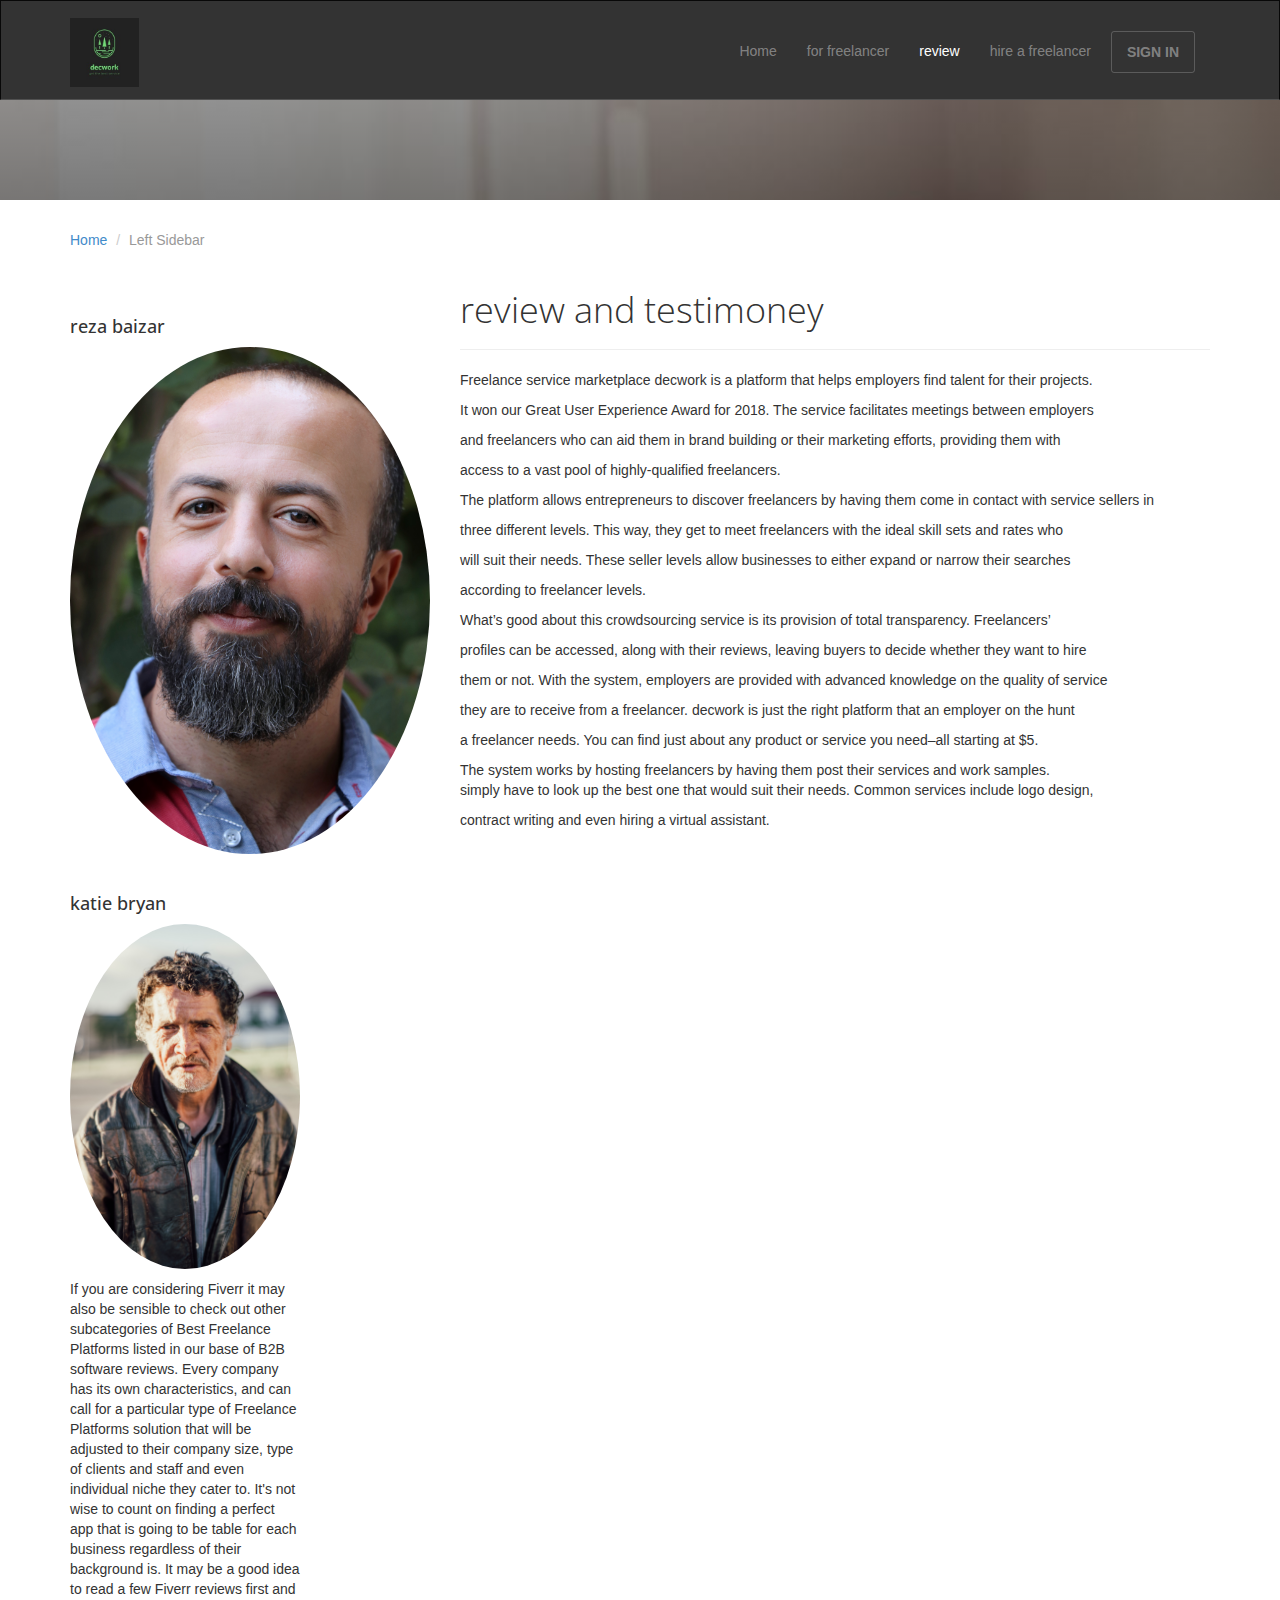
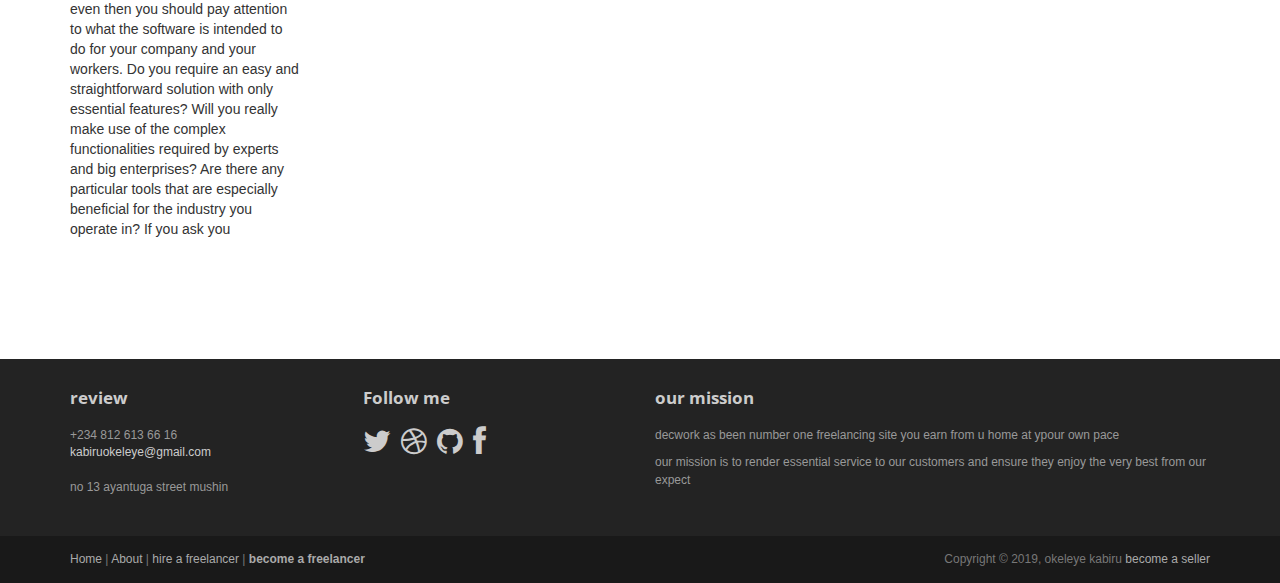
<file: Progressus/sidebar-left.html>
<!DOCTYPE html>
<html lang="en">
<head>
	<meta charset="utf-8">
	<meta name="viewport"    content="width=device-width, initial-scale=1.0">
	<meta name="description" content="">
	<meta name="author"      content="okeleye kabiru">
	
	<title>decwork freelance</title>

	<link rel="shortcut icon" href="assets/images/gt_favicon.png">
	
	<link rel="stylesheet" media="screen" href="http://fonts.googleapis.com/css?family=Open+Sans:300,400,700">
	<link rel="stylesheet" href="assets/css/bootstrap.min.css">
	<link rel="stylesheet" href="assets/css/font-awesome.min.css">

	<!-- Custom styles for our template -->
	<link rel="stylesheet" href="assets/css/bootstrap-theme.css" media="screen" >
	<link rel="stylesheet" href="assets/css/main.css">

	<!-- HTML5 shim and Respond.js IE8 support of HTML5 elements and media queries -->
	<!--[if lt IE 9]>
	<script src="assets/js/html5shiv.js"></script>
	<script src="assets/js/respond.min.js"></script>
	<![endif]-->
	<style>
	.let{
		border-radius: 50%;
	}
	</style>
</head>

<body>
	<!-- Fixed navbar -->
	<div class="navbar navbar-inverse navbar-top headroom" >
		<div class="container">
			<div class="navbar-header">
				<!-- Button for smallest screens -->
				<button type="button" class="navbar-toggle" data-toggle="collapse" data-target=".navbar-collapse"><span class="icon-bar"></span> <span class="icon-bar"></span> <span class="icon-bar"></span> </button>
				<a class="navbar-brand" href="index.html"><img src="Free_Sample_By_Wix.jfif" alt="decwork"></a>
			</div>
			<div class="navbar-collapse collapse">
				<ul class="nav navbar-nav pull-right">
					<li><a href="index.html">Home</a></li>
					<li><a href="about.html">for freelancer</a></li>
					<li class="active"><a href="sidebar-left.html">review</a></li>

					<li><a href="contact.html">hire a freelancer</a></li>
					<li><a class="btn" href="signin.html">SIGN IN</a></li>
				</ul>
			</div><!--/.nav-collapse -->
		</div>
	</div> 
	<!-- /.navbar -->

	<header id="head" class="secondary"></header>

	<!-- container -->
	<div class="container">
		
		<ol class="breadcrumb">
			<li><a href="index.html">Home</a></li>
			<li class="active">Left Sidebar</li>
		</ol>

		<div class="row">
			
			<!-- Sidebar -->
			<aside class="col-md-4 sidebar sidebar-left">

				<div class="row widget">
					<div class="col-xs-12">
					<!--umage--->
					</div>
				</div>
				<div class="row widget">
					<div class="col-xs-12">
						<h4>reza baizar</h4>
						<p><img src="assets/images/reza-biazar-eSjmZW97cH8-unsplash.jpg" class="let" alt=""></p>
					</div>
				</div>
				<div class="row widget">
					<div class="col-md-8 maincontent">
						<h4>katie  bryan</h4>
						<p><img src="assets/images/katie-moum-yXfdoI66AtQ-unsplash.jpg" alt="" class="let"></p>
						<p class="float-right">  
								If you are considering Fiverr it may also be sensible to check out other
								 subcategories of Best Freelance Platforms listed in our base of B2B software reviews.
								
								Every company has its own characteristics, and can call for a particular type of Freelance
								 Platforms solution that will be adjusted to their company size, type of clients and staff and even 
								 individual niche they cater to. It's not wise to count on finding a perfect app that is going to be 
								 table for each business regardless of their background is. It may be a good idea to read a few 
								 Fiverr reviews first and even then you should pay attention to what the software is intended
								  to do for your company and your workers. Do you require an easy and straightforward solution 
								  with only essential features? Will you really make use of the complex functionalities required 
								  by experts and big enterprises? Are there any particular
								 tools that are especially beneficial for the industry you operate in? If you ask you</p>
					</div>
				</div>

			</aside>
			<!-- /Sidebar -->

			<!-- Article main content -->
			<article class="col-md-8 maincontent">
				<header class="page-header">
					<h1 class="page-title">review and testimoney</h1>
				</header>
			<p>	Freelance service marketplace decwork is a platform that helps employers find talent for their projects.</p> 
				<p>It won our Great User Experience Award for 2018. The service facilitates meetings between employers</p> 
				<p>and freelancers who can aid them in brand building or their marketing efforts, providing them with</p>
				<p> access to a vast pool of highly-qualified freelancers.</p>

<p>The platform allows entrepreneurs to discover freelancers by having them come in contact with service sellers in</p>
 <p>three different levels. This way, they get to meet freelancers with the ideal skill sets and rates who </p>
<p> will suit their needs. These seller levels allow businesses to either expand or narrow their searches </p>
<p> according to freelancer levels.</p>

<p>What’s good about this  crowdsourcing service is its provision of total transparency. Freelancers’ </p>
<p>profiles can be accessed, along with their reviews, leaving buyers to decide whether they want to hire </p>
<p>them or not. With the system, employers are provided with advanced knowledge on the quality of service 
	</p><p>they are to receive from a freelancer.

decwork is just the right platform that an employer on the hunt </p>
<p> a freelancer needs. You can find
 just about any product or service you need–all starting at $5.</p> The system works by hosting freelancers 
 by having them post their services and work samples. <p> simply have to look up the best one that
  would suit their needs. Common services include logo design,</p><p>contract writing and even hiring a 
  virtual assistant.</p>
			</article>
			<!-- /Article -->

		</div>
	</div>	<!-- /container -->
	

	<footer id="footer" class="top-space">

		<div class="footer1">
			<div class="container">
				<div class="row">
					
					<div class="col-md-3 widget">
						<h3 class="widget-title">review</h3>
						<div class="widget-body">
							<p>+234 812 613 66 16<br>
								<a href="mailto:#">kabiruokeleye@gmail.com</a><br>
								<br>
								no 13 ayantuga street mushin
							</p>	
						</div>
					</div>

					<div class="col-md-3 widget">
						<h3 class="widget-title">Follow me</h3>
						<div class="widget-body">
							<p class="follow-me-icons">
								<a href=""><i class="fa fa-twitter fa-2"></i></a>
								<a href=""><i class="fa fa-dribbble fa-2"></i></a>
								<a href=""><i class="fa fa-github fa-2"></i></a>
								<a href=""><i class="fa fa-facebook fa-2"></i></a>
							</p>	
						</div>
					</div>

					<div class="col-md-6 widget">
						<h3 class="widget-title">our mission</h3>
						<div class="widget-body">
								<p>decwork as been number one freelancing  site you earn from u home at ypour own pace</p>
								<p>our mission is to render essential service to our customers and ensure they enjoy the very best from our expect </p>
						</div>
					</div>

				</div> <!-- /row of widgets -->
			</div>
		</div>

		<div class="footer2">
			<div class="container">
				<div class="row">
					
					<div class="col-md-6 widget">
						<div class="widget-body">
							<p class="simplenav">
								<a href="#">Home</a> | 
								<a href="about.html">About</a> |
								<a href="contact.html">hire a freelancer</a> |
								<b><a href="signup.html">become a freelancer</a></b>
							</p>
						</div>
					</div>

					<div class="col-md-6 widget">
						<div class="widget-body">
							<p class="text-right">
								Copyright &copy; 2019, okeleye kabiru <a href="#" rel="designer">become a seller</a> 
							</p>
						</div>
					</div>

				</div> <!-- /row of widgets -->
			</div>
		</div>
	</footer>	
		




	<!-- JavaScript libs are placed at the end of the document so the pages load faster -->

	<script
	src="https://code.jquery.com/jquery-3.4.1.min.js"
	integrity="sha256-CSXorXvZcTkaix6Yvo6HppcZGetbYMGWSFlBw8HfCJo="
	crossorigin="anonymous"></script>
	<script src="index.js"></script>
</body>
</html>
</file>
<file: Progressus/assets/css/main.css>
/* Header */
.navbar-brand > img{
	height: 69px;
    margin-top: -2rem !important;
}
.user_template .card{
	padding: 3rem;
	border: 1px solid #ddd;
	border-radius: 3px;
	-webkit-border-radius: 3px;
	-moz-border-radius: 3px;
	-ms-border-radius: 3px;
	-o-border-radius: 3px;
	margin-bottom: 1.3rem;

}
.user_template .card h4{
	font-size:20px;
	text-transform: capitalize;
}
.user_template img{
	height: 100px;
    width: 100px;
    border-radius: 50%;
    margin-bottom: 1rem;
}
#head {background: linear-gradient(#0000006e,#00000085), url(../images/bg_header.jpg) no-repeat; background-size: cover; min-height:520px; text-align: center; padding-top:240px; color:white; font-family:"Open sans", Helvetica, Arial; font-weight:300; }
#head.secondary { height:100px; min-height: 100px; padding-top:0px; }
	#head .lead { font-family:"Open sans", Helvetica, Arial; font-size:44px; margin-bottom:6px; color:white !important; line-height:1.15em; } 
	#head .tagline { color:rgba(255,255,255,0.75); margin-bottom:25px; }
		#head .tagline a { color:#fff; } 
	#head .btn { margin-bottom:10px;}
	#head .btn-default { text-shadow: none; background:transparent; color:rgba(255,255,255,.5); -webkit-box-shadow:inset 0px 0px 0px 3px rgba(255,255,255,.5); -moz-box-shadow:inset 0px 0px 0px 3px rgba(255,255,255,.5); box-shadow:inset 0px 0px 0px 3px rgba(255,255,255,.5); background: transparent; }
		#head .btn-default:hover,
		#head .btn-default:focus { color:rgba(255,255,255,.8); -webkit-box-shadow:inset 0px 0px 0px 3px rgba(255,255,255,.8); -moz-box-shadow:inset 0px 0px 0px 3px rgba(255,255,255,.8); box-shadow:inset 0px 0px 0px 3px rgba(255,255,255,.8); background: transparent; }
		#head .btn-default:active, 
		#head .btn-default.active { color:#fff; -webkit-box-shadow:inset 0px 0px 0px 3px #fff; -moz-box-shadow:inset 0px 0px 0px 3px #fff; box-shadow:inset 0px 0px 0px 3px #fff; background: transparent; }

@media (max-width: 767px) {
	#head { min-height:420px; padding-top:160px; }
	#head .lead { font-size: 34px; }
}


/* Autohide navbar */
.slideUp { top:-100px; }
.headroom { -webkit-transition: all 0.4s ease-out; -moz-transition: all 0.4s ease-out; -o-transition: all 0.4s ease-out; transition: all 0.4s ease-out; }


/* Highlights (in jumbotron in most cases) */
.highlight { margin-top:40px; }
	.h-caption { text-align: center; } 
	.h-caption i { display:block; font-size: 54px; color:#382526; margin-bottom:36px; }
	.h-caption h4 { color:#382526; font-size: 16px; font-weight: bold; margin-bottom:20px; }
	


/* Typography */
h1, h2, h3, h4, h5, h6 { font-family:"Open sans", Helvetica, Arial; }
h1, .h1, h2, .h2, h3, .h3 { margin-top:30px; } 
blockquote { font-style: italic; font-family: Georgia; color:#999; margin:30px 0 30px; }
label { color: #777; }
.thin { font-weight:300; }
.page-title { margin-top:20px; font-weight:300; }
.text-muted { color:#888; }
.breadcrumb { background:none; padding:0; margin:30px 0 0px 0; }
ul.list-spaces li{ margin-bottom:10px; }

/* Helpers */
.container-full { margin: 0 auto; width: 100%; }
.top-space { margin-top: 60px; }
.top-margin { margin-top:20px; }

img { max-width:100%; }
img.pull-right { margin-left: 10px; }
img.pull-left { margin-right: 10px; }
#map { width:100%; height:280px; }
#social { margin-top:50px; margin-bottom:50px; }
	#social .wrapper { width:340px; margin:0 auto; }

/* Main content block */

/* Sidebars */
.sidebar { padding-top:36px; padding-bottom:30px; }
	.sidebar .widget { margin-bottom:20px; }
	.sidebar h1, .sidebar .h1, .sidebar h2, .sidebar .h2, .sidebar h3, .sidebar .h3 { margin-top:20px; } 

/* Footer */
.footer1 { background: #232323; padding: 30px 0 0 0; font-size: 12px; color: #999; }
	.footer1 a { color: #ccc; }
		.footer1 a:hover {color: #fff; }
	.footer1 .widget { margin-bottom:30px; }		
	.footer1 .widget-title { font-size: 17px; font-weight: bold; color: #ccc; margin: 0 0 20px; }
	.footer1 .entry-meta { border-top: 1px solid #ccc; border-bottom: 1px solid #ccc; margin: 0 0 35px 0; padding: 2px 0; color: #888888; font-size: 12px; font-size: 0.75rem; }
		.footer1 .entry-meta a { color: #333333; }
		.footer1 .entry-meta .meta-in { border-top: 1px solid #ccc; border-bottom: 1px solid #ccc; padding: 10px 0; }
	.follow-me-icons { font-size:30px; }		
		.follow-me-icons i { float:left; margin:0 10px 0 0; }		

.footer2 { background: #191919; padding: 15px 0; color: #777; font-size: 12px; }
	.footer2 a { color: #aaa; }
		.footer2 a:hover { color: #fff; }
		.footer2 p { margin: 0; }

	.widget-simplenav { margin-left:-5px; }		
	.widget-simplenav a{ margin:0 5px; }		
	.go{
		color:black;
		font-family: 'Segoe UI', Tahoma, Geneva, Verdana, sans-serif;
	}
	#user-template{ border:1px solid black; border-radius:8px 	; -webkit-border-radius:8px 	; -moz-border-radius:8px 	; -ms-border-radius:8px 	; -o-border-radius:8px 	;
}
</file>
